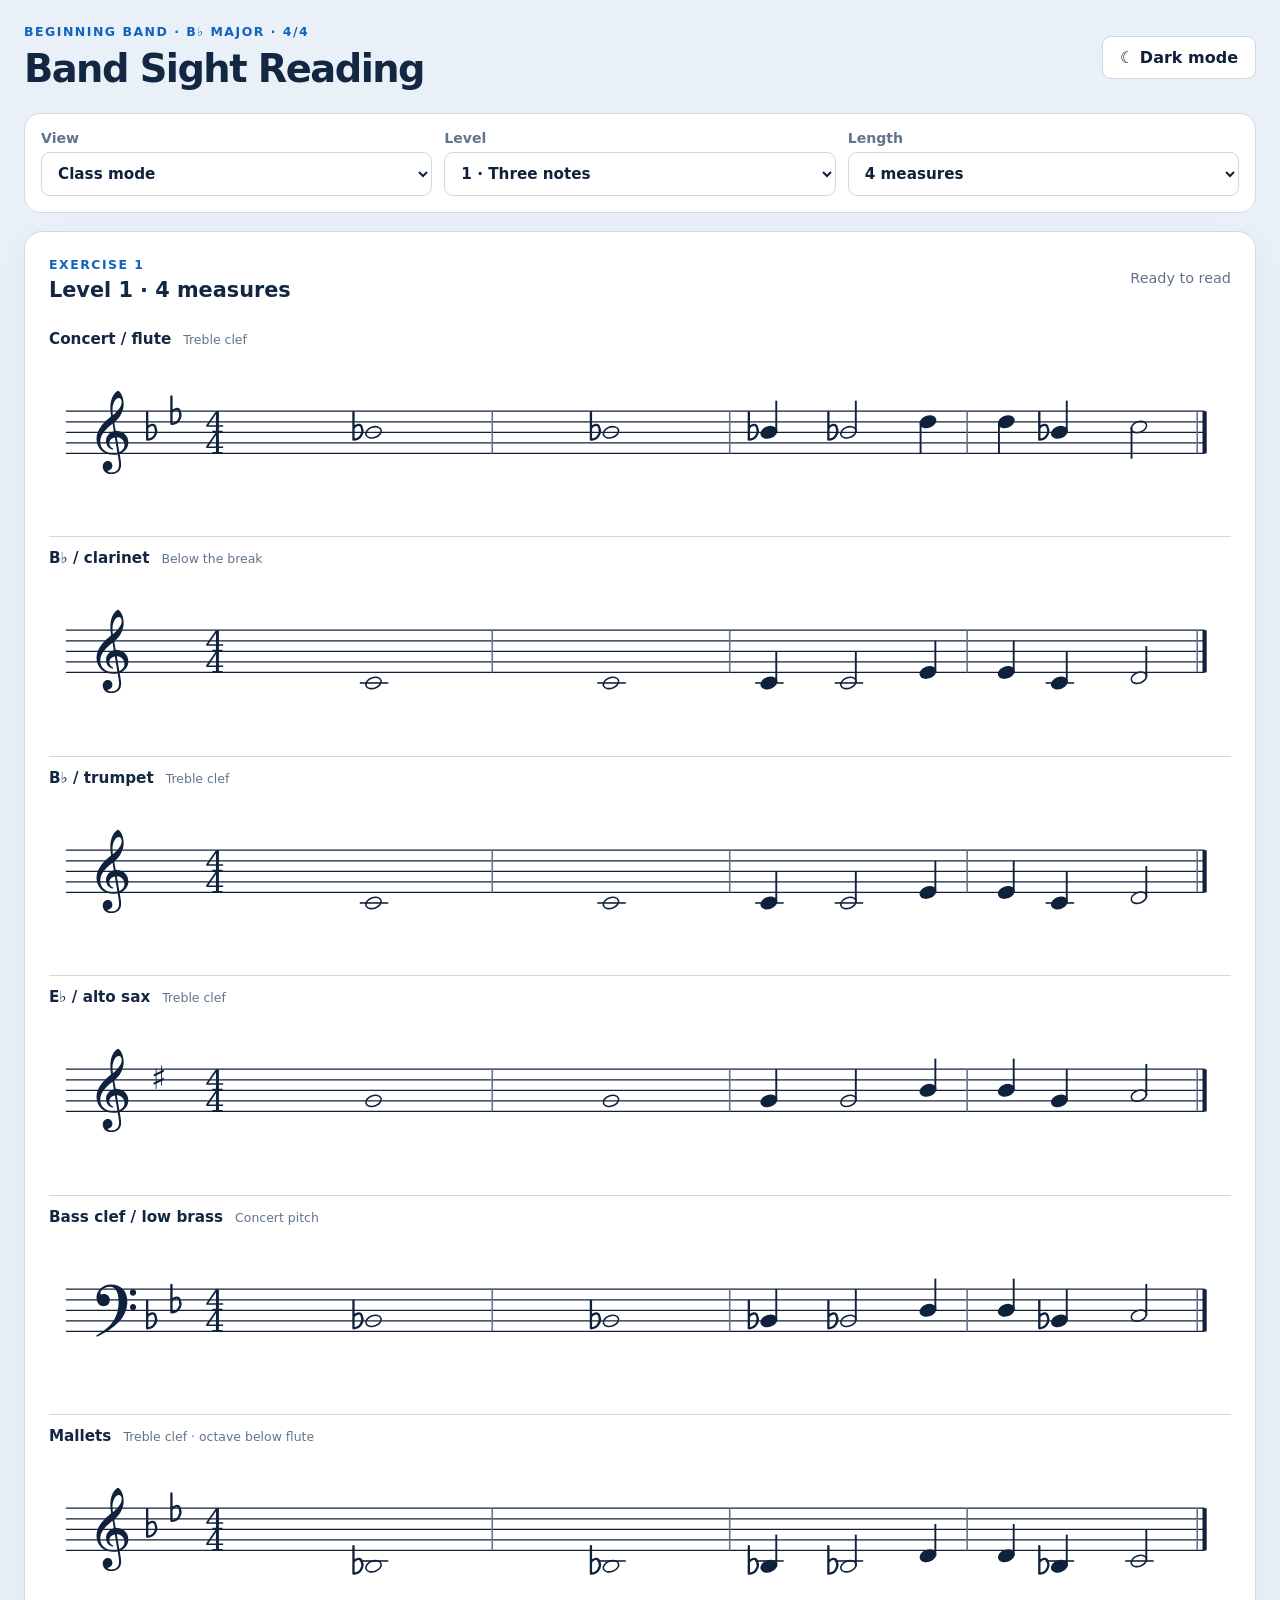
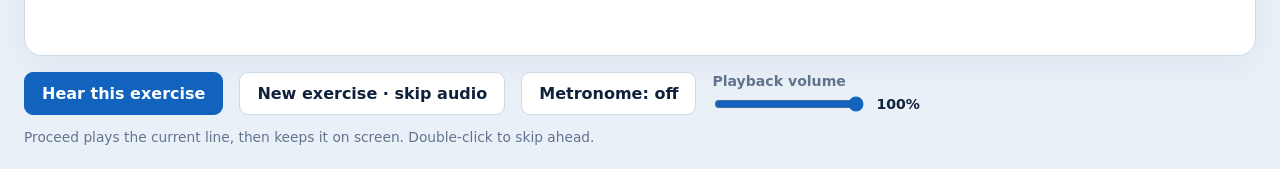
<file: index.html>
<!doctype html><html lang="en"><head><meta charset="utf-8"><meta name="viewport" content="width=device-width,initial-scale=1"><meta name="theme-color" content="#f4f7fb"><title>Band Sight Reading</title><link rel="icon" type="image/svg+xml" href="favicon.svg"><link rel="stylesheet" href="style.css"></head><body><main class="shell"><header><div><p class="eyebrow">BEGINNING BAND · B♭ MAJOR · 4/4</p><h1>Band Sight Reading</h1></div><button id="theme" class="icon" aria-pressed="false" aria-label="Toggle dark mode" title="Toggle dark mode">☾ Dark mode</button></header><section class="toolbar" aria-label="Exercise settings"><label>View<select id="mode"><option value="class">Class mode</option><option value="single">Instrument mode</option></select></label><label id="instrument-wrap" hidden>Part<select id="instrument"><option value="concert">Concert / flute</option><option value="clarinet">B♭ / clarinet</option><option value="trumpet">B♭ / trumpet</option><option value="alto">E♭ / alto saxophone</option><option value="bass">Bass clef / low brass</option><option value="mallets">Mallets</option></select></label><label>Level<select id="level"><option value="1">1 · Three notes</option><option value="2">2 · Three notes + eighths</option><option value="3">3 · Three notes + rests</option><option value="4">4 · Five notes</option><option value="5">5 · Five notes + eighths</option><option value="6">6 · Five notes + rests</option><option value="7">7 · Eight notes</option><option value="8">8 · Expression</option></select></label><label>Length<select id="measures"><option value="4">4 measures</option><option value="8">8 measures</option></select></label><label id="tempo-wrap" hidden>Tempo<input id="tempo-slider" type="range" min="48" max="172" value="68"><output id="tempo-value" for="tempo-slider">68 BPM</output></label></section><section id="score-area" class="score-area"><div class="score-head"><div><span id="exercise-number">EXERCISE 1</span><h2 id="score-title">Level 1 · 4 measures</h2></div><span id="status" role="status" aria-live="polite">Ready to read</span></div><div id="scores"></div></section><footer><div class="actions"><button id="proceed" class="primary">Hear this exercise</button><button id="replay" hidden>Hear again</button><button id="new-exercise">New exercise · skip audio</button><button id="play-along" hidden aria-pressed="false">Play along</button><button id="tracker" hidden aria-pressed="true">Tracker: on</button><button id="metro" aria-pressed="false">Metronome: off</button><label class="volume-control" for="playback-volume">Playback volume <span class="volume-input"><input id="playback-volume" type="range" min="0" max="100" value="100"><output id="playback-volume-value" for="playback-volume">100%</output></span></label></div><div class="footer-details"><p class="hint">Proceed plays the current line, then keeps it on screen. Double-click to skip ahead.</p></div></footer></main><script type="module" src="app.js"></script></body></html>
</file>
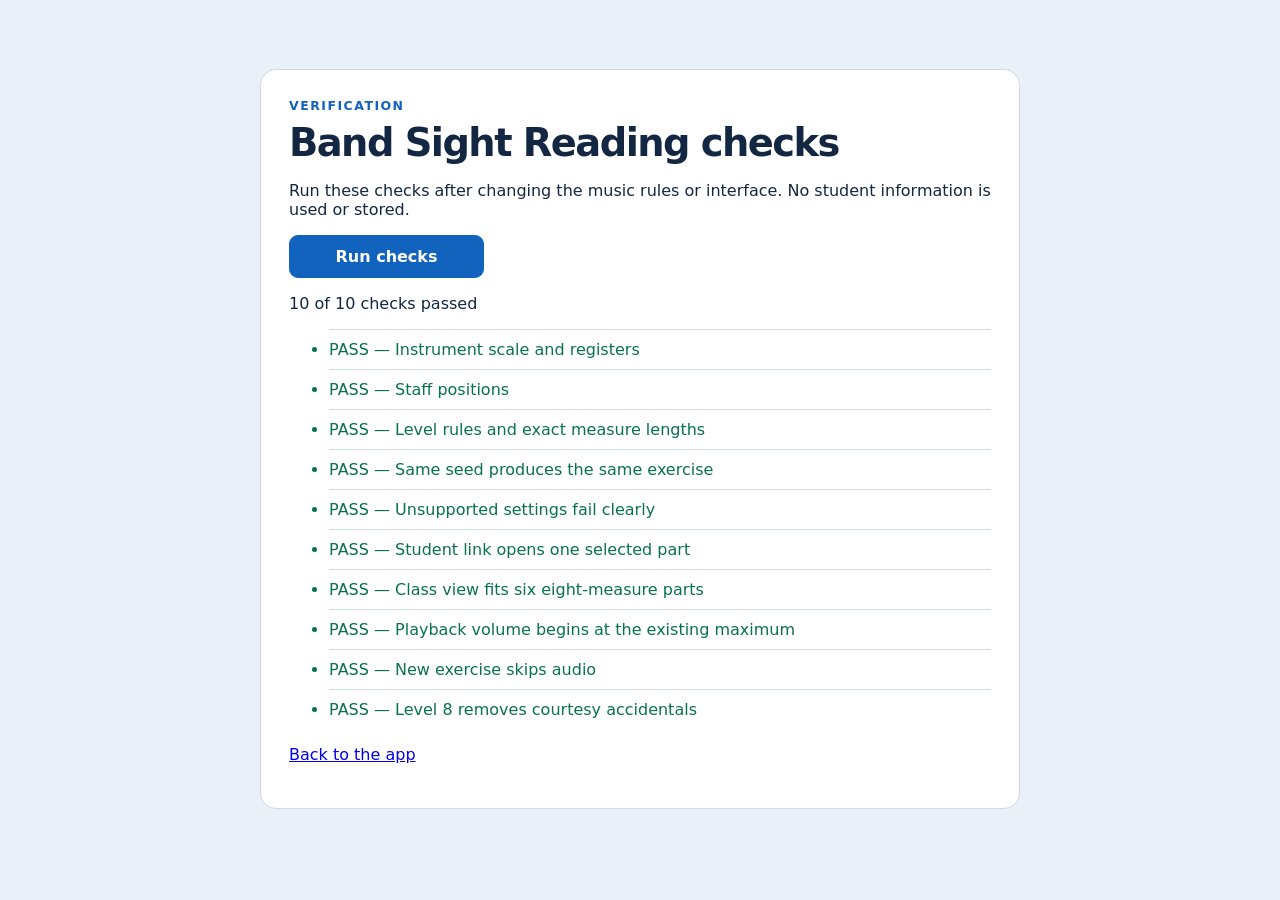
<file: checks.html>
<!doctype html><html lang="en"><head><meta charset="utf-8"><meta name="viewport" content="width=device-width,initial-scale=1"><title>Band Sight Reading · Checks</title><link rel="stylesheet" href="style.css"><style>.check-panel{max-width:760px;margin:5vh auto;background:var(--surface);border:1px solid var(--line);border-radius:16px;padding:28px}.check-panel li{padding:10px 0;border-top:1px solid var(--line)}.pass{color:#08734b}.fail{color:#bd3838}body.dark .pass{color:#8ae1b5}body.dark .fail{color:#ffa4a4}iframe{position:absolute;width:1px;height:1px;left:-9999px;border:0}</style></head><body><main class="check-panel"><p class="eyebrow">VERIFICATION</p><h1>Band Sight Reading checks</h1><p>Run these checks after changing the music rules or interface. No student information is used or stored.</p><button id="run" class="primary">Run checks</button><p id="result" role="status" aria-live="polite"></p><ul id="details"></ul><p><a href="./">Back to the app</a></p></main><iframe id="app-frame" title="App check"></iframe><script type="module">
import{runChecks}from'./checks.mjs';
const results=document.getElementById('details'),status=document.getElementById('result'),frame=document.getElementById('app-frame');
function display(checks){status.textContent=`${checks.filter(c=>c.passed).length} of ${checks.length} checks passed`;results.replaceChildren(...checks.map(c=>{const li=document.createElement('li');li.className=c.passed?'pass':'fail';li.textContent=`${c.passed?'PASS':'FAIL'} — ${c.name}${c.detail?': '+c.detail:''}`;return li}))}
function inspect(name,fn){try{if(!fn())throw new Error('Unexpected display or control state');return{name,passed:true}}catch(error){return{name,passed:false,detail:error.message}}}
function run(){const checks=runChecks();status.textContent='Checking app view…';frame.onload=()=>{const doc=frame.contentDocument,by=id=>doc.getElementById(id);checks.push(inspect('Student link opens one selected part',()=>by('mode').value==='single'&&by('instrument').value==='alto'&&by('scores').querySelectorAll('.part').length===1));by('mode').value='class';by('mode').dispatchEvent(new Event('change',{bubbles:true}));checks.push(inspect('Class view fits six eight-measure parts',()=>by('scores').querySelectorAll('.part').length===6&&by('scores').querySelectorAll('svg[viewBox="0 0 2300 170"]').length===6&&by('tempo-wrap').hidden));checks.push(inspect('Playback volume begins at the existing maximum',()=>{const slider=by('playback-volume');if(slider.value!=='100'||slider.max!=='100')return false;slider.value='25';slider.dispatchEvent(new Event('input',{bubbles:true}));const changed=by('playback-volume-value').value==='25%';slider.value='100';slider.dispatchEvent(new Event('input',{bubbles:true}));return changed}));const before=by('exercise-number').textContent;by('new-exercise').click();checks.push(inspect('New exercise skips audio',()=>before!==by('exercise-number').textContent&&by('proceed').textContent==='Hear this exercise'));by('level').value='8';by('level').dispatchEvent(new Event('change',{bubbles:true}));checks.push(inspect('Level 8 removes courtesy accidentals',()=>by('scores').querySelectorAll('[data-accidental]').length===0));display(checks)};frame.src=`./?view=single&instrument=alto&level=7&measures=8&check=${Date.now()}`}
document.getElementById('run').onclick=run;run();
</script></body></html>
</file>
<file: style.css>
:root{font-family:Inter,ui-sans-serif,system-ui,Segoe UI,sans-serif;color:#132743;background:#eaf0f8;--surface:#fff;--muted:#62748d;--line:#ced9e6;--ink:#10213b;--accent:#1263bd}*{box-sizing:border-box}body{margin:0;padding:24px}.shell{max-width:1450px;margin:auto}header,.score-head,footer,.actions{display:flex;align-items:center;justify-content:space-between;gap:16px}header{margin-bottom:22px}.eyebrow,#exercise-number{color:var(--accent);font-size:.78rem;font-weight:800;letter-spacing:.12em;margin:0 0 7px}h1{font-size:clamp(1.6rem,3vw,2.5rem);letter-spacing:-.04em;margin:0}h2{margin:5px 0 0;font-size:1.3rem}.toolbar{display:flex;flex-wrap:wrap;gap:12px;background:var(--surface);padding:16px;border:1px solid var(--line);border-radius:16px;margin-bottom:18px}.toolbar label{display:flex;flex-direction:column;gap:6px;color:var(--muted);font-size:.88rem;font-weight:650;min-width:160px;flex:1}.toolbar label[hidden]{display:none}select,button{font:inherit;border-radius:9px;cursor:pointer}select{width:100%;padding:11px 12px;background:var(--surface);border:1px solid var(--line);color:var(--ink);font-size:.95rem}button{border:1px solid var(--line);padding:11px 17px;background:var(--surface);color:var(--ink);font-weight:700}button:hover{border-color:var(--accent)}button:focus-visible,select:focus-visible{outline:3px solid var(--accent);outline-offset:2px}.icon{white-space:nowrap}.score-area{background:var(--surface);border:1px solid var(--line);border-radius:18px;padding:22px 24px;box-shadow:0 10px 35px #11284a0c}.score-head{margin-bottom:16px}#status{color:var(--muted);font-size:.9rem;text-align:right}.part{border-top:1px solid var(--line);padding:12px 0 7px}.part:first-child{border-top:0}.part-label{display:flex;align-items:baseline;gap:12px;margin:0 0 2px;font-size:.95rem;font-weight:800}.part-label small{font-size:.78rem;font-weight:500;color:var(--muted)}.staff-scroll{overflow-x:hidden}.staff{display:block;width:100%;min-width:0;height:auto;color:var(--ink)}.staff text{font-family:Georgia,serif;fill:currentColor}.staff line,.staff path,.staff ellipse{stroke:currentColor}.staff .note{fill:currentColor}.staff .open{fill:none}.staff .bar{stroke:var(--muted)}.staff .dynamic{font-style:italic;font-weight:bold}footer{margin-top:16px;align-items:flex-start}.actions{justify-content:flex-start;flex-wrap:wrap}.primary{background:var(--accent);color:white;border-color:var(--accent);min-width:195px}.primary:hover{filter:brightness(1.12)}.hint{color:var(--muted);font-size:.86rem;max-width:390px;margin:8px 0;text-align:right}body.dark{color:#e8f1ff;background:#101a2b;--surface:#1b2b41;--muted:#adbed3;--line:#405671;--ink:#eaf3ff;--accent:#72b7ff}body.dark .primary{background:#3485da;border-color:#3485da;color:white}@media(max-width:750px){body{padding:12px}.score-area{padding:16px}.toolbar{gap:10px}.toolbar label{min-width:135px}header{align-items:flex-start}.hint{text-align:left;margin:0}.part-label{flex-wrap:wrap}}

#tempo-wrap input{width:100%;accent-color:var(--accent)}#tempo-value{font-size:.85rem;color:var(--ink)}.staff .active-note{fill:#e59c22;stroke:#b6730d;stroke-width:2.6}.staff .active-rest{fill:#e59c22}

button:disabled{opacity:.55;cursor:not-allowed}

body{min-height:100vh}html:has(body.dark){background:#101a2b}body.eight .shell{max-width:1800px}.staff{max-height:none}



button[aria-pressed="true"]{background:var(--accent);border-color:var(--accent);color:#fff;box-shadow:0 0 0 3px color-mix(in srgb,var(--accent) 18%,transparent)}body.dark button[aria-pressed="true"]{background:#3485da;border-color:#3485da;color:#fff}



.staff .clef{stroke:none}

footer{display:block}.footer-details{display:flex;align-items:flex-end;justify-content:space-between;gap:18px;margin-top:14px}.volume-control{display:flex;flex-direction:column;gap:5px;min-width:210px;color:var(--muted);font-size:.88rem;font-weight:650}.volume-input{display:flex;align-items:center;gap:10px;color:var(--ink)}.volume-input input{width:170px;accent-color:var(--accent)}.volume-input output{min-width:3ch;font-variant-numeric:tabular-nums}.footer-details .hint{margin:0}@media(max-width:750px){.footer-details{align-items:flex-start;flex-direction:column}}

.actions .volume-control{flex:0 0 210px;align-self:center}.actions .volume-input input{width:150px}@media(max-width:750px){.actions .volume-control{flex-basis:100%}}

.footer-details .hint{max-width:none;white-space:nowrap}@media(max-width:750px){.footer-details .hint{white-space:normal}}
</file>
